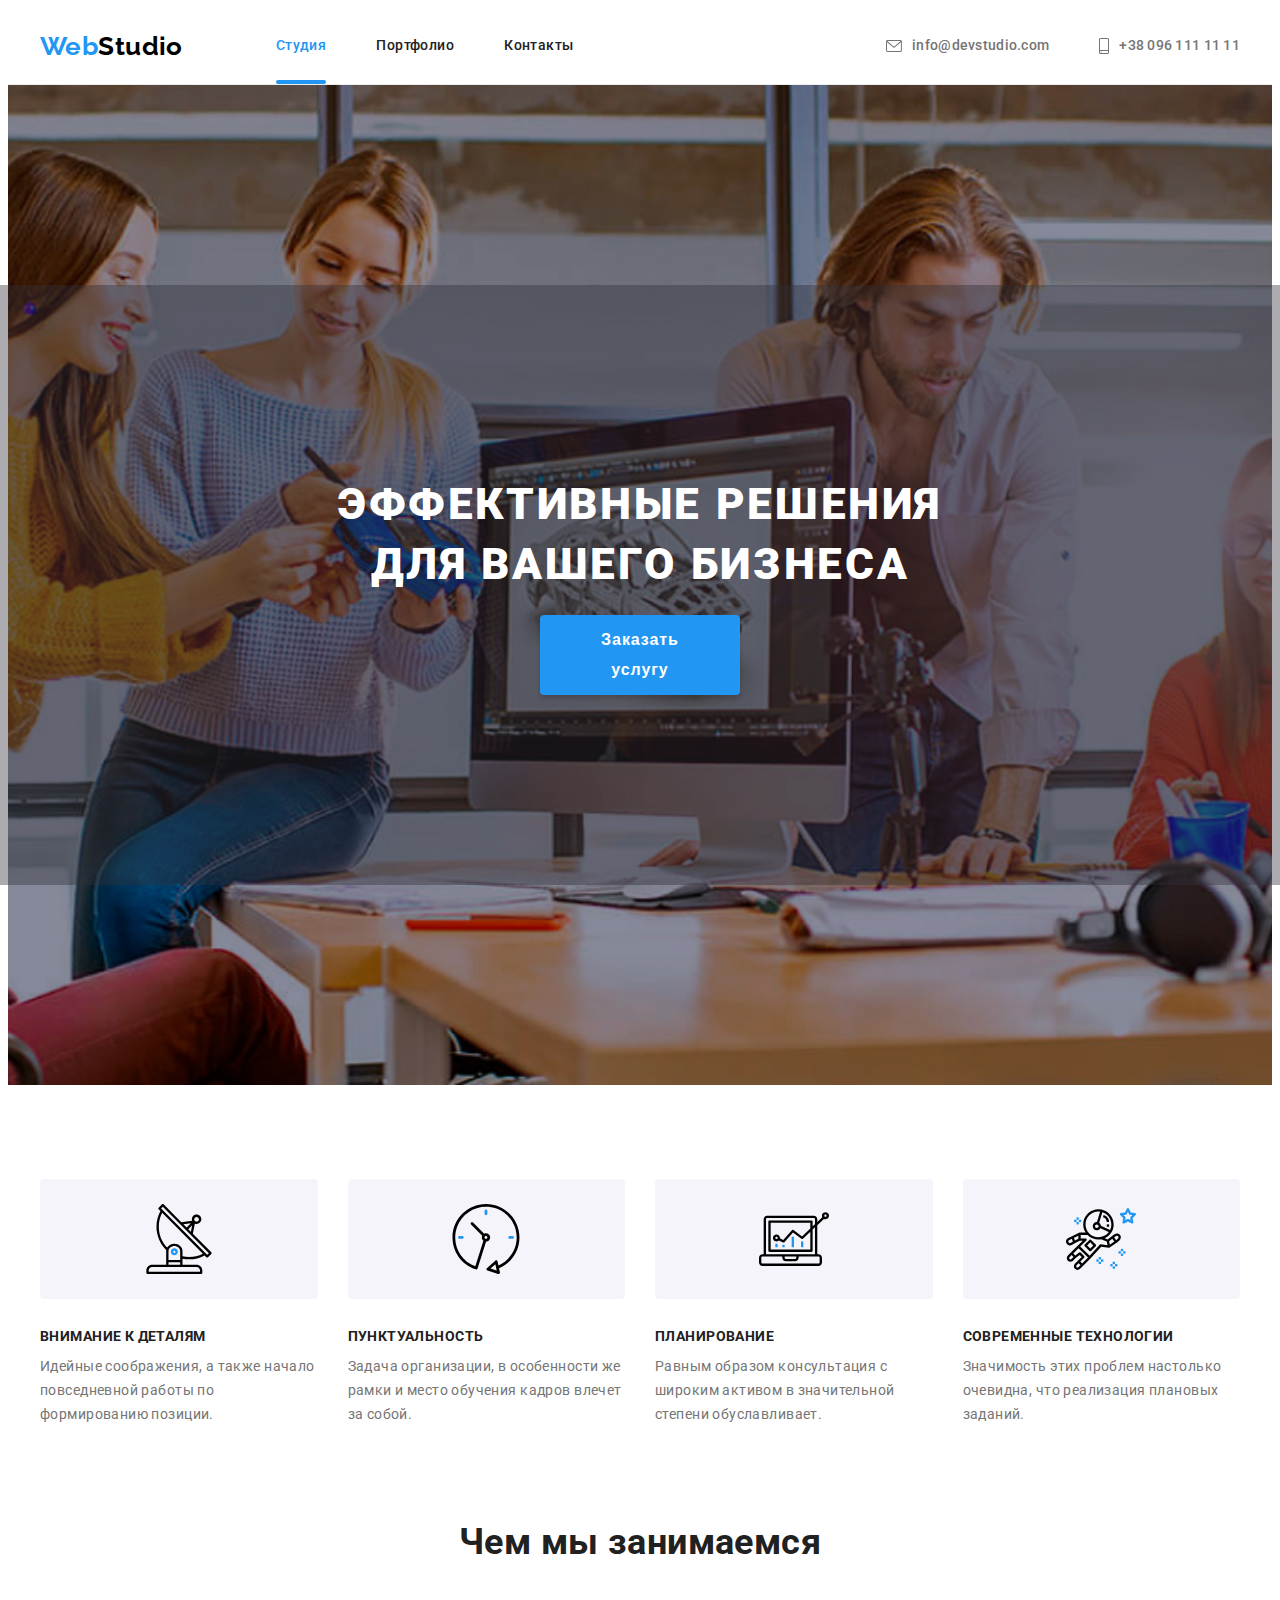
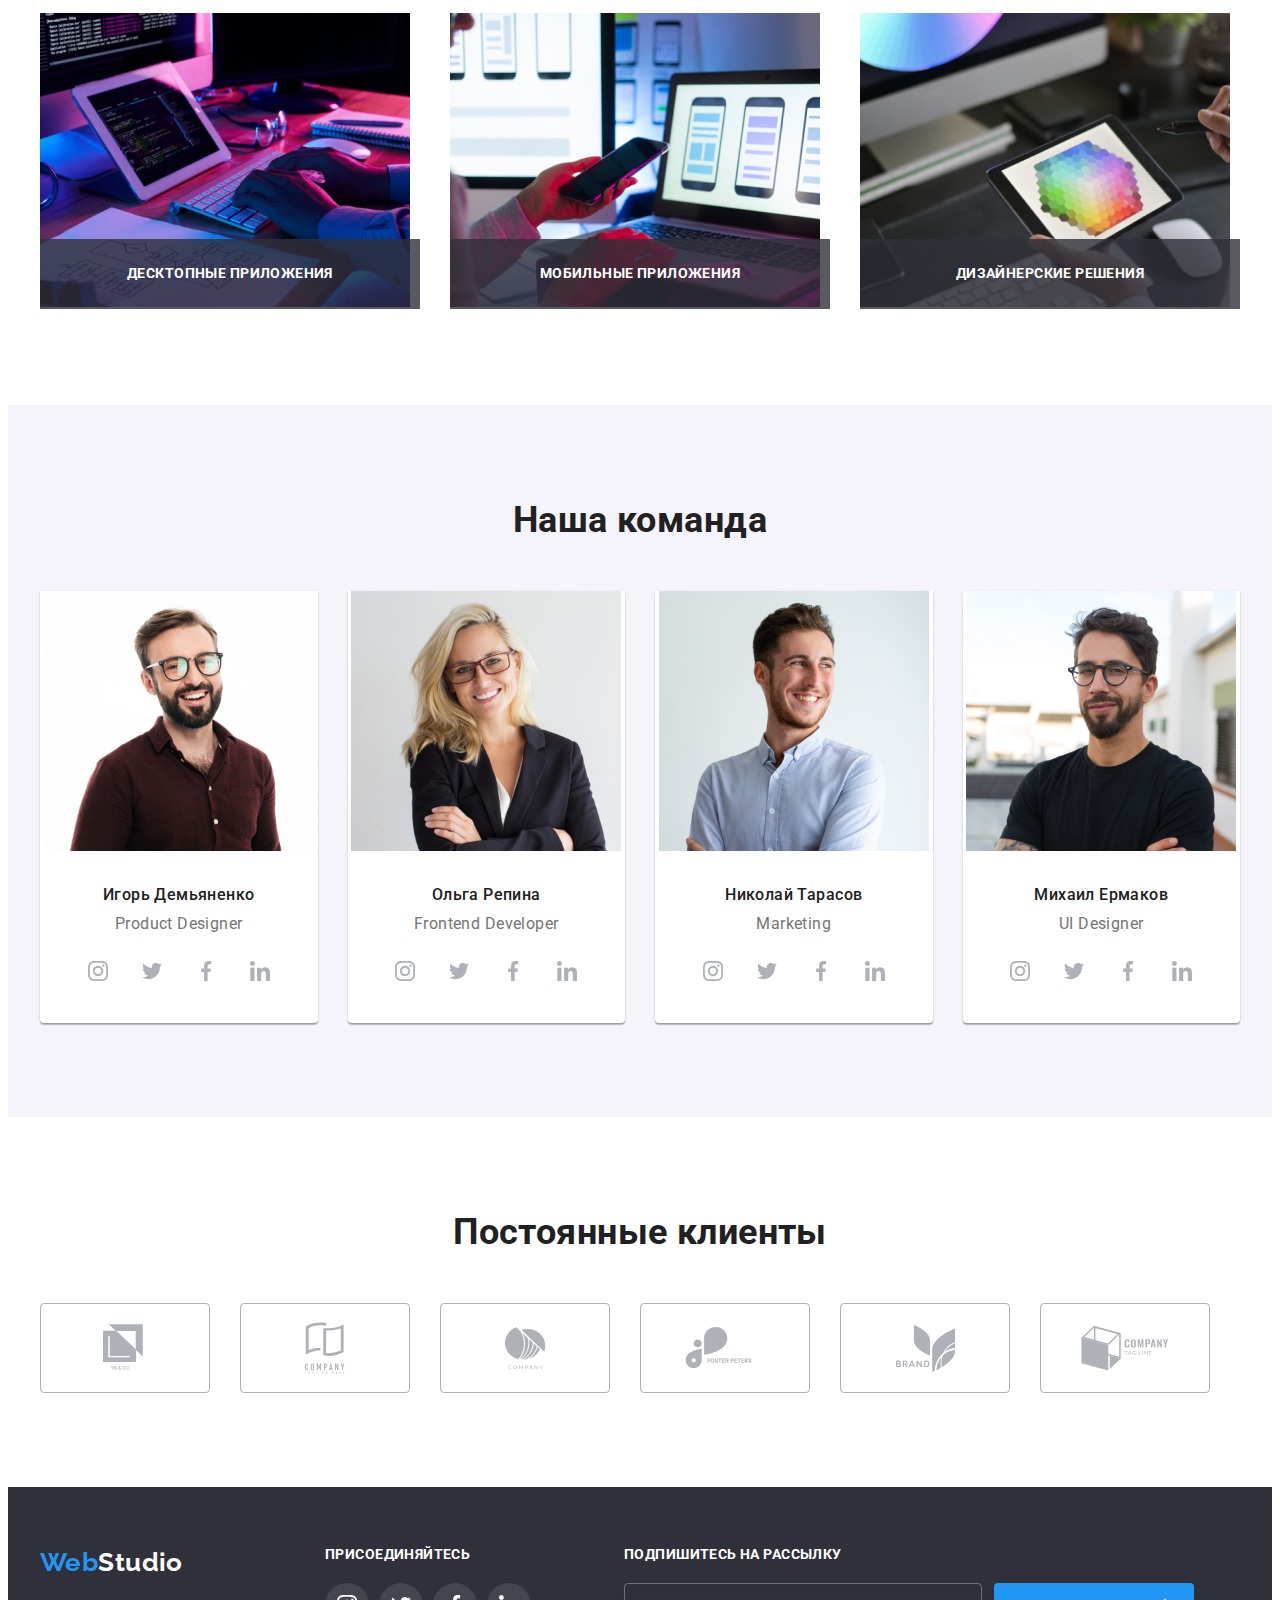
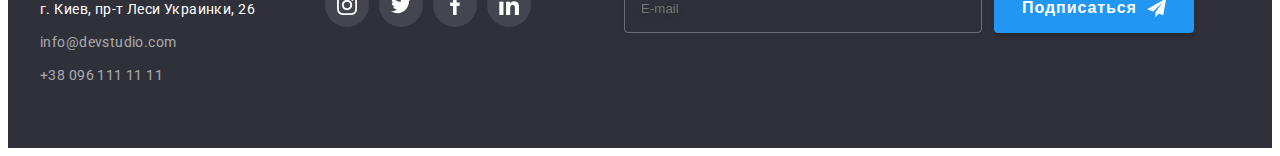
<file: index.html>
<!DOCTYPE html>
<html lang="en">
  <head>
    <link rel="stylesheet" href="https://cdnjs.cloudflare.com/ajax/libs/modern-normalize/1.0.0/modern-normalize.min.css" integrity="sha512-ISS7cAi1PEhQ8jnbJpJZMd29NlhNj4AWYyLOSp2CE/CsHxTCu+r+t0D2yoJudVrd0/8fTVPUVDzY5Tvli75u/g==" crossorigin="anonymous" />
    <meta charset="UTF-8" />
    <meta http-equiv="X-UA-Compatible" content="IE=edge" />
    <meta name="viewport" content="width=device-width, initial-scale=1.0" />
    <title>Studio</title>
    <link rel="preconnect" href="https://fonts.gstatic.com">
    <link href="https://fonts.googleapis.com/css2?family=Raleway:wght@700&family=Roboto:wght@400;500;700;900&display=swap" rel="stylesheet">   
    <link rel="stylesheet" href="./css/styles.css">
  </head>
  <body>
    <header class="page-header">
      <div class="container">
      <nav class="nav">
        <a class="logo" href="./index.html"><span class="web-logo">Web</span>Studio</a>
        <ul class="nav-list list">
          <li><a href="./index.html" class="menu-link current ">Студия</a></li>
          <li><a href="./portfolio.html" class="menu-link"> Портфолио</a></li>
          <li><a href="#" class="menu-link">Контакты</a></li>
        </ul>
      </nav>
        <a href="mailto:info@devstudio.com" class="our-contacts hdr-mail">
          <svg class="contacts-icon" height="12px" width="16px">
            <use href="./img/svg/sprite.svg#icon-envelope"></use>
          </svg>
          info@devstudio.com</a>
        <a href="tel:+380961111111" class="our-contacts">
          <svg class="contacts-icon" height="16px" width="10px">
          <use href="./img/svg/sprite.svg#icon-smartphone"></use>
        </svg>
        +38 096 111 11 11</a>
    </div>
    </header>
     <main>
    <section class="topsection hero-section">
      <div class="container hero">
      <h1 class="main-heading">Эффективные решения для вашего бизнеса</h1>
      <button class="service-button" type="button" data-modal-open>Заказать услугу</button>
    </div>
    </section> 
    <section class="section">
      <div class="container">
      <h2 class="hiden">Preferenses</h2>
      <ul class="preferenses-list list card">
        <li class="item mainfo">
          <div class="svgcontainer">
          <svg class="preferenses-icons">
            <use href="./img/svg/sprite.svg#icon-antenna"></use>
          </svg>
        </div>
          <h3 class="preferenses-headers">Внимание к деталям</h3>
          <p>
            Идейные соображения, а также начало повседневной работы по
            формированию позиции.
          </p>
        </li>
        <li class="item mainfo">
          <div class="svgcontainer">
            <svg class="preferenses-icons">
              <use href="./img/svg/sprite.svg#icon-clock"></use>
            </svg>
          </div>
          <h3 class="preferenses-headers">Пунктуальность</h3>
          <p>
            Задача организации, в особенности же рамки и место обучения кадров
            влечет за собой.
          </p>
        </li>
        <li class="item mainfo">
          <div class="svgcontainer">
          <svg class="preferenses-icons">
            <use href="./img/svg/sprite.svg#icon-diagram"></use>
          </svg>
        </div>
          <h3 class="preferenses-headers">Планирование</h3>
          <p>
            Равным образом консультация с широким активом в значительной степени
            обуславливает.
          </p>
        </li>
        <li class="item mainfo">
          <div class="svgcontainer">
          <svg class="preferenses-icons">
            <use href="./img/svg/sprite.svg#icon-astronaut"></use>
          </svg>
        </div>
          <h3 class="preferenses-headers">Современные технологии</h3>
          <p>
            Значимость этих проблем настолько очевидна, что реализация плановых
            заданий.
          </p>
        </li>
      </ul>
    </div>
    </section>
    <section class="section works-section">
      <div class="container">
      <h2 class="our-works">Чем мы занимаемся</h2>
      <ul class="list card">
        <li class="jl-items item">
          <img
            src="./img/box_1.jpg"
            alt="first image"
            width="370"
          />
          <div class="overlay">
            <p class="overlay-text">Десктопные приложения</p>
          </div>
        </li>
        <li class="jl-items item">
          <img
            src="./img/box_2.jpg"
            alt="second image"
            width="370"
          />
          <div class="overlay">
            <p class="overlay-text">Мобильные приложения</p>
          </div>
        </li>
        <li class="jl-items item">
          <img
            src="./img/box_3.jpg"
            alt="third image"
            width="370"
          />
          <div class="overlay">
            <p class="overlay-text">Дизайнерские решения</p>
          </div>
        </li>
      </ul>
    </div>
    </section>
    <section class="section team-sect">
      <div class="container">
        <h2 class="team">Наша команда</h2>
        <ul class="teamlist list card">
          <li class="item team-item">
            <img class="team-block" src="./img/igor.jpg" alt="Product Designer" 
            height="260" 
            width="270"/>
            <h3 class="middle-headers">Игорь Демьяненко</h3>
            <p class="team-block-class">Product Designer</p>
            <ul class="socials list team-block">
              <li class="socials-item">
                <a href="" class="socials-links">
                  <svg class="socials-icons">
                    <use href="./img/svg/sprite.svg#icon-instagram"></use>
                  </svg>
                </a>
              </li>
              <li class="socials-item">
                <a href="" class="socials-links">
                  <svg class="socials-icons">
                    <use href="./img/svg/sprite.svg#icon-twitter"></use>
                  </svg>
                </a>
              </li>
              <li class="socials-item">
                <a href="" class="socials-links">
                  <svg class="socials-icons">
                    <use href="./img/svg/sprite.svg#icon-facebook"></use>
                  </svg>
                </a>
              </li><li class="socials-item">
                <a href="" class="socials-links">
                  <svg class="socials-icons">
                    <use href="./img/svg/sprite.svg#icon-linkedin"></use>
                  </svg>
                </a>
              </li>
            </ul>
          </li>
          <li class="item team-item">
            <img class="team-block"
              src="./img/olga.jpg"
              alt="Frontend Developer"
              height="260" 
              width="270"/>
            <h3 class="middle-headers">Ольга Репина</h3>
            <p class="team-block-class">Frontend Developer</p>
            <ul class="socials list team-block">
              <li class="socials-item">
                <a href="" class="socials-links">
                  <svg class="socials-icons">
                    <use href="./img/svg/sprite.svg#icon-instagram"></use>
                  </svg>
                </a>
              </li>
              <li class="socials-item">
                <a href="" class="socials-links">
                  <svg class="socials-icons">
                    <use href="./img/svg/sprite.svg#icon-twitter"></use>
                  </svg>
                </a>
              </li>
              <li class="socials-item">
                <a href="" class="socials-links">
                  <svg class="socials-icons">
                    <use href="./img/svg/sprite.svg#icon-facebook"></use>
                  </svg>
                </a>
              </li><li class="socials-item">
                <a href="" class="socials-links">
                  <svg class="socials-icons">
                    <use href="./img/svg/sprite.svg#icon-linkedin"></use>
                  </svg>
                </a>
              </li>
            </ul>
          </li>
          <li class="item team-item">
            <img class="team-block" src="./img/nikolai.jpg" alt="Marketing" 
            height="260" 
            width="270"/>
            <h3 class="middle-headers">Николай Тарасов</h3>
            <p class="team-block-class">Marketing</p>
            <ul class="socials list team-block">
              <li class="socials-item">
                <a href="" class="socials-links">
                  <svg class="socials-icons">
                    <use href="./img/svg/sprite.svg#icon-instagram"></use>
                  </svg>
                </a>
              </li>
              <li class="socials-item">
                <a href="" class="socials-links">
                  <svg class="socials-icons">
                    <use href="./img/svg/sprite.svg#icon-twitter"></use>
                  </svg>
                </a>
              </li>
              <li class="socials-item">
                <a href="" class="socials-links">
                  <svg class="socials-icons">
                    <use href="./img/svg/sprite.svg#icon-facebook"></use>
                  </svg>
                </a>
              </li><li class="socials-item">
                <a href="" class="socials-links">
                  <svg class="socials-icons">
                    <use href="./img/svg/sprite.svg#icon-linkedin"></use>
                  </svg>
                </a>
              </li>
            </ul>
          </li>
          <li class="item team-item">
            <img class="team-block" src="./img/misha.jpg" alt="UI Designer" 
            height="260" 
            width="270"/>
            <h3 class="middle-headers">Михаил Ермаков</h3>
            <p class="team-block-class">UI Designer</p>
            <ul class="socials list team-block">
              <li class="socials-item">
                <a href="" class="socials-links">
                  <svg class="socials-icons">
                    <use href="./img/svg/sprite.svg#icon-instagram"></use>
                  </svg>
                </a>
              </li>
              <li class="socials-item">
                <a href="" class="socials-links">
                  <svg class="socials-icons">
                    <use href="./img/svg/sprite.svg#icon-twitter"></use>
                  </svg>
                </a>
              </li>
              <li class="socials-item">
                <a href="" class="socials-links">
                  <svg class="socials-icons">
                    <use href="./img/svg/sprite.svg#icon-facebook"></use>
                  </svg>
                </a>
              </li><li class="socials-item">
                <a href="" class="socials-links">
                  <svg class="socials-icons">
                    <use href="./img/svg/sprite.svg#icon-linkedin"></use>
                  </svg>
                </a>
              </li>
            </ul>
          </li>
        </ul>
      </div>
    </section>
    <section class="section">
      <div class="container">
        <h2 class="team">Постоянные клиенты</h2>
        <ul class="clients list">
          <li class="clients-list">
            <a href="" class="clients-link">
              <svg class="clients-icon" width="44px" height="49px">
                <use href="./img/svg/sprite.svg#icon-logo-1"></use>
              </svg>
            </a>
          </li>
          <li class="clients-list">
            <a href="" class="clients-link">
              <svg class="clients-icon" width="40px" height="52px">
                <use href="./img/svg/sprite.svg#icon-logo-2"></use>
              </svg>
            </a>
          </li>
          <li class="clients-list">
            <a href="" class="clients-link">
              <svg class="clients-icon" width="41px" height="43px">
                <use href="./img/svg/sprite.svg#icon-logo-3"></use>
              </svg>
            </a>
          </li>
          <li class="clients-list">
            <a href="" class="clients-link">
              <svg class="clients-icon" width="80px" height="42px">
                <use href="./img/svg/sprite.svg#icon-logo-4"></use>
              </svg>
            </a>
          </li>
          <li class="clients-list">
            <a href="" class="clients-link">
              <svg class="clients-icon" width="59px" height="47px">
                <use href="./img/svg/sprite.svg#icon-logo-5"></use>
              </svg>
            </a>
          </li>
          <li class="clients-list">
            <a href="" class="clients-link">
              <svg class="clients-icon" width="88px" height="45px">
                <use href="./img/svg/sprite.svg#icon-logo-6"></use>
              </svg>
            </a>
          </li>
        </ul>
      </div>
    </section>
    </main>
    <footer>
      <div class="container footer">
        <div class="info">
          <a class="footer-logo" href="./index.html"><span class="web-logo">Web</span>Studio</a>
          <address class="foot-address">
              <span class="address ft-design ">г. Киев, пр-т Леси Украинки, 26</span>
              <a class="footer-contacts  footer-item" href="mailto:info@devstudio.com">info@devstudio.com</a>
              <a class="footer-contacts  " href="tel:+380961111111">+38 096 111 11 11</a>
          </address>
        </div>
        <div class="join-us">
          <p class="join-title">присоединяйтесь</p>
          <ul class="footer-socials list">
            <li class="footer-socials-item">
              <a href="" class="footer-socials-links">
                <svg class="footer-socials-icons">
                  <use href="./img/svg/sprite.svg#icon-instagram"></use>
                </svg>
              </a>
            </li>
            <li class="footer-socials-item">
              <a href="" class="footer-socials-links">
                <svg class="footer-socials-icons">
                  <use href="./img/svg/sprite.svg#icon-twitter"></use>
                </svg>
              </a>
            </li>
            <li class="footer-socials-item">
              <a href="" class="footer-socials-links">
                <svg class="footer-socials-icons">
                  <use href="./img/svg/sprite.svg#icon-facebook"></use>
                </svg>
              </a>
            </li>
            <li class="footer-socials-item">
              <a href="" class="footer-socials-links">
                <svg class="footer-socials-icons">
                  <use href="./img/svg/sprite.svg#icon-linkedin"></use>
                </svg>
              </a>
            </li>
          </ul>
        </div>
        <div class="subscribe-form">
          <p class="join-title">подпишитесь на рассылку</p>
        <form class="subscribe">
          <label for="sub-email" class="sub-label">
          <input class="sub-input" type="email" required id="sub-email" placeholder="E-mail">
          </label>
          <button type="submit" class="sub-btn">
            Подписаться
            <svg class="subsc-svg" width="24px" height="24px">
              <use href="./img/svg/sprite2.svg#icon-send"></use>
            </svg>
          </button>
        </form>
        </div>
      </div>
    </footer> 
    <div class="backdrop is-hidden" data-modal>
      <div class="modal-window">
        <button class="modal-close-btn" data-modal-close>
          <svg class="close-svg" width="18" height="18" viewBox="0 0 18 18" fill="none" xmlns="http://www.w3.org/2000/svg">
            <path d="M15 4.10786L13.8921 3L9.5 7.39214L5.10786 3L4 4.10786L8.39214 8.5L4 12.8921L5.10786 14L9.5 9.60786L13.8921 14L15 12.8921L10.6079 8.5L15 4.10786Z" />
          </svg>
        </button>
        <h2 class="modal-form-title">Оставьте свои данные, мы вам перезвоним</h2>
        <form name="user-contacts" class="modal-form">
            <label for="your-name" class="modal-form-label">Имя
            <input type="text" id="your-name" name="user-name" required class="modal-form-inputs modal-inputs" pattern="^[a-zA-ZА-Яа-яЁё\s]+$" />
            <svg class="modal-svg" id="your-name">
              <use href="./img/svg/sprite2.svg#person"></use>
            </svg>
          </label>
            <label for="tel" class="modal-form-label">Телефон
            <input type="tel" name="user-tel" required id="tel" class="modal-form-inputs modal-inputs" pattern="[0-9]{10}" />
            <svg class="modal-svg" id="tel">
              <use href="./img/svg/sprite2.svg#phone"></use>
            </svg>
          </label>
            <label for="email" class="modal-form-label">Почта
            <input type="email" name="user-email" required id="email" class="modal-form-inputs modal-inputs" />
            <svg class="modal-svg" id="email">
              <use href="./img/svg/sprite2.svg#email"></use>
            </svg>
          </label>
          <label for="comment" class="modal-form-label modal-labels">Комментарий
            <textarea name="comment" id="comment" placeholder="Введите текст" class="modal-form-textarea modal-inputs"></textarea>
          </label>
            <input type="checkbox" name="user-checkbox" required id="checkbox"  class="checkbox hiden"/>
            <label for="checkbox" class="modal-form-checkbox">Соглашаюсь с рассылкой и принимаю <a href="#" class="modal-link">Условия договора</a></label>
          <button type="submit" class="service-button modal-btn">Отправить</button>
        </form>
      </div>
    </div>
    <script src="./js/modal.js"></script>
  </body>
</html>
</file>
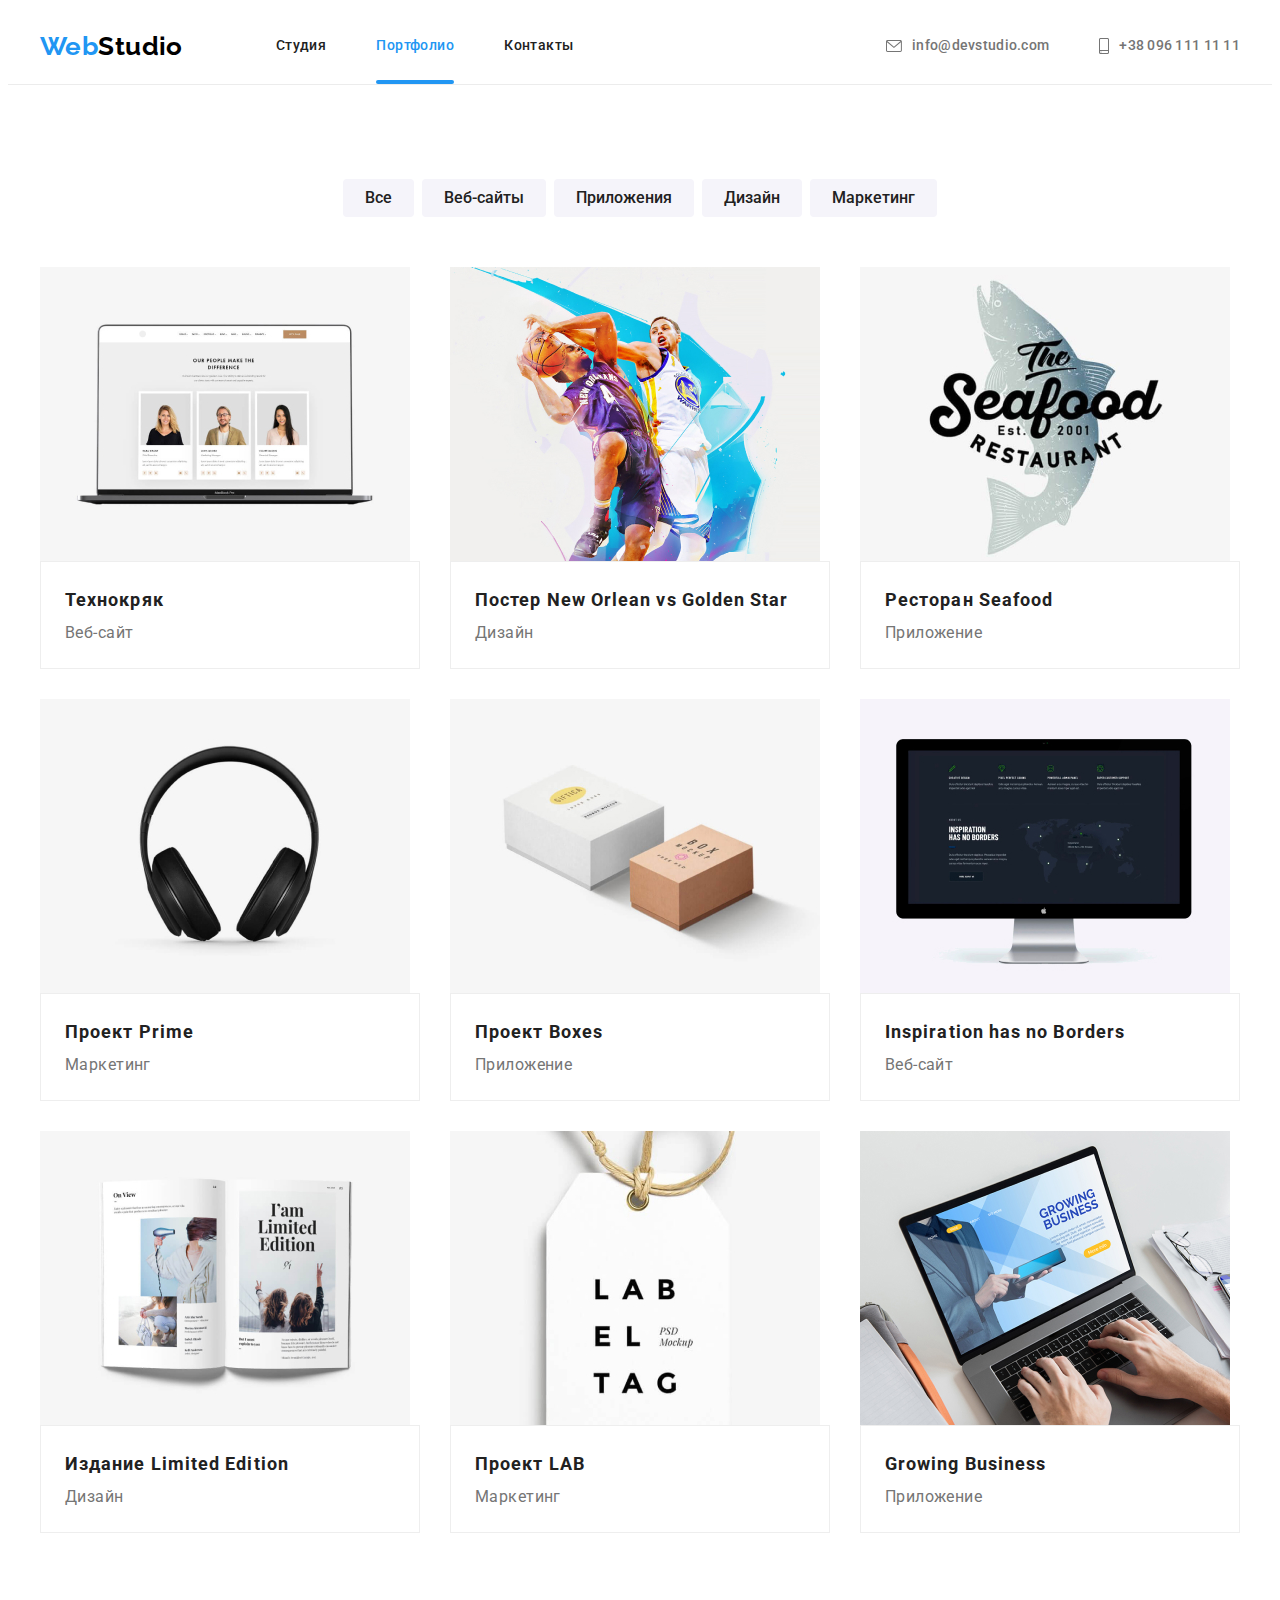
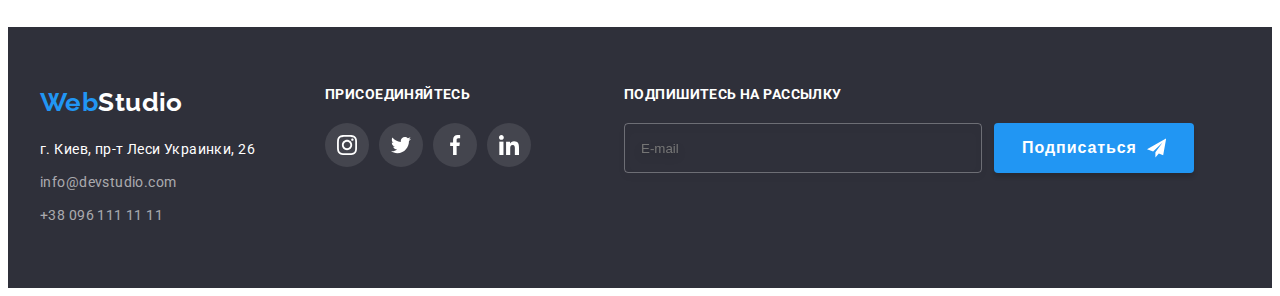
<file: portfolio.html>
<!DOCTYPE html>
<html lang="en">
<head>
    <link rel="stylesheet" href="https://cdnjs.cloudflare.com/ajax/libs/modern-normalize/1.0.0/modern-normalize.min.css" integrity="sha512-ISS7cAi1PEhQ8jnbJpJZMd29NlhNj4AWYyLOSp2CE/CsHxTCu+r+t0D2yoJudVrd0/8fTVPUVDzY5Tvli75u/g==" crossorigin="anonymous" />
    <meta charset="UTF-8">
    <meta http-equiv="X-UA-Compatible" content="IE=edge">
    <meta name="viewport" content="width=device-width, initial-scale=1.0">
    <title>Portfolio</title>
    <link rel="preconnect" href="https://fonts.gstatic.com">
    <link rel="preconnect" href="https://fonts.gstatic.com">
    <link href="https://fonts.googleapis.com/css2?family=Raleway:wght@700&family=Roboto:wght@400;500;700;900&display=swap" rel="stylesheet">    
    <link rel="stylesheet" href="./css/styles.css">
</head>
<body>
    <header class="page-header">
        <div class="container">
        <nav class="nav">
          <a class="logo" href="./index.html"><span class="web-logo">Web</span>Studio</a>
          <ul class="nav-list list">
            <li><a href="./index.html" class="menu-link">Студия</a></li>
            <li><a href="./portfolio.html" class="menu-link current"> Портфолио</a></li>
            <li><a href="#" class="menu-link">Контакты</a></li>
          </ul>
        </nav>
          <a href="mailto:info@devstudio.com" class="our-contacts hdr-mail">
              <svg class="contacts-icon" height="12px" width="16px">
            <use href="./img/svg/sprite.svg#icon-envelope"></use>
          </svg>
          info@devstudio.com</a>
          <a href="tel:+380961111111" class="our-contacts">
              <svg class="contacts-icon" height="16px" width="10px">
            <use href="./img/svg/sprite.svg#icon-smartphone"></use>
          </svg>
          +38 096 111 11 11</a>
        </div>
      </header>
    <main>
        <section class="section">
            <div class="container">
            <h1 class="hiden">buttons</h1>
            <ul class="list portfolio-btn">
              <li class="buttons-list"><button class="buttons" type="button">Все</button></li>
              <li class="buttons-list"><button class="buttons" type="button">Веб-сайты</button></li>
              <li class="buttons-list"><button class="buttons" type="button">Приложения</button></li>
              <li class="buttons-list"><button class="buttons" type="button">Дизайн</button></li>
              <li class="buttons-list"><button class="buttons" type="button">Маркетинг</button></li>
            </ul>
            <h2 class="hiden">examples</h2>
            <ul class="works-list examples list ">
                <li class="portfolio-card">
                  <a href="" class="item-portfolio">
                  <div class="overlay-group">
                    <div class="portfolio-overlay">
                      <p class="pf-overlay-txt">Технокряк это современная площадка распространения коронавируса. Компании используют эту платформу для цифрового шпионажа и атак на защищённые сервера конкурентов.</p>
                    </div>
                    <img src="./img/technokryak.jpg" alt="technokryak" width="370">
                  </div>
                  <div class="boxes">
                      <h3>Технокряк</h3>
                      <p class="cards-txt">Веб-сайт</p>
                  </div>
                  </a>
                </li>
                <li class="portfolio-card">
                  <a href="" class="item-portfolio">
                    <div class="overlay-group">
                    <div class="portfolio-overlay">
                      <p class="pf-overlay-txt">Технокряк это современная площадка распространения коронавируса. Компании используют эту платформу для цифрового шпионажа и атак на защищённые сервера конкурентов.</p>
                    </div>
                    <img src="./img/poster-design.jpg" alt="poster-design" width="370">
                  </div>
                    <div class="boxes">
                        <h3>Постер New Orlean vs Golden Star</h3>
                    <p class="cards-txt">Дизайн</p>
                    </div>
                  </a>
                </li>
                <li class="portfolio-card">
                  <a href="" class="item-portfolio">
                    <div class="overlay-group">
                    <div class="portfolio-overlay">
                      <p class="pf-overlay-txt">Технокряк это современная площадка распространения коронавируса. Компании используют эту платформу для цифрового шпионажа и атак на защищённые сервера конкурентов.</p>
                    </div>
                    <img src="./img/restaurant-app.jpg" alt="restaurant-app" width="370">
                  </div>
                    <div class="boxes">
                        <h3>Ресторан Seafood</h3>
                    <p class="cards-txt">Приложение</p>
                </div>
                </a>
                </li>
                <li class="portfolio-card">
                  <a href="" class="item-portfolio">
                    <div class="overlay-group">
                    <div class="portfolio-overlay">
                      <p class="pf-overlay-txt">Технокряк это современная площадка распространения коронавируса. Компании используют эту платформу для цифрового шпионажа и атак на защищённые сервера конкурентов.</p>
                    </div>
                    <img src="./img/project-prime.jpg" alt="project-prime" width="370">
                  </div>
                    <div class="boxes">
                        <h3>Проект Prime</h3>
                        <p class="cards-txt">Маркетинг</p>
                    </div>
                    </a>
                </li>
                <li class="portfolio-card">
                  <a href="" class="item-portfolio">
                    <div class="overlay-group">
                    <div class="portfolio-overlay">
                      <p class="pf-overlay-txt">Технокряк это современная площадка распространения коронавируса. Компании используют эту платформу для цифрового шпионажа и атак на защищённые сервера конкурентов.</p>
                    </div>
                    <img src="./img/project-boxes-app.jpg" alt="project-boxes-app" width="370">
                  </div>
                    <div class="boxes">
                        <h3>Проект Boxes</h3>
                        <p class="cards-txt">Приложение</p>
                    </div>
                    </a>
                </li>
                <li class="portfolio-card">
                  <a href="" class="item-portfolio">
                    <div class="overlay-group">
                    <div class="portfolio-overlay">
                      <p class="pf-overlay-txt">Технокряк это современная площадка распространения коронавируса. Компании используют эту платформу для цифрового шпионажа и атак на защищённые сервера конкурентов.</p>
                    </div>
                    <img src="./img/inspiration-web.jpg" alt="inspiration-web" width="370">
                  </div>
                    <div class="boxes">
                        <h3>Inspiration has no Borders</h3>
                        <p class="cards-txt">Веб-сайт</p>
                    </div>
                  </a>
                </li>
                <li class="portfolio-card">
                  <a href="" class="item-portfolio">
                    <div class="overlay-group">
                    <div class="portfolio-overlay">
                      <p class="pf-overlay-txt">Технокряк это современная площадка распространения коронавируса. Компании используют эту платформу для цифрового шпионажа и атак на защищённые сервера конкурентов.</p>
                    </div>
                    <img src="./img/limited-edition-jornal-design.jpg" alt="limited-edition-jornal-design" width="370">
                  </div>
                    <div class="boxes">
                        <h3>Издание Limited Edition</h3>
                        <p class="cards-txt">Дизайн</p>
                    </div>
                  </a>
                </li>
                <li class="portfolio-card">
                  <a href="" class="item-portfolio">
                    <div class="overlay-group">
                    <div class="portfolio-overlay">
                      <p class="pf-overlay-txt">Технокряк это современная площадка распространения коронавируса. Компании используют эту платформу для цифрового шпионажа и атак на защищённые сервера конкурентов.</p>
                    </div>
                    <img src="./img/project-lab.jpg" alt="project-lab" width="370">
                  </div>
                    <div class="boxes">
                        <h3>Проект LAB</h3>
                        <p class="cards-txt">Маркетинг</p>
                    </div>
                  </a>
                </li>
                <li class="portfolio-card">
                  <a href="" class="item-portfolio">
                    <div class="overlay-group">
                    <div class="portfolio-overlay">
                      <p class="pf-overlay-txt">Технокряк это современная площадка распространения коронавируса. Компании используют эту платформу для цифрового шпионажа и атак на защищённые сервера конкурентов.</p>
                    </div>
                    <img src="./img/growning-business-app.jpg" alt="growning-business-app" width="370">
                  </div>
                    <div class="boxes">
                        <h3>Growing Business</h3>
                        <p class="cards-txt">Приложение</p>
                    </div>
                    </a>
                </li>
            </ul>
        </div>
        </section>
    </main>
    <footer>
      <div class="container footer">
        <div class="info">
          <a class="footer-logo" href="./index.html"><span class="web-logo">Web</span>Studio</a>
          <address class="foot-address">
              <span class="address ft-design ">г. Киев, пр-т Леси Украинки, 26</span>
              <a class="footer-contacts  footer-item" href="mailto:info@devstudio.com">info@devstudio.com</a>
              <a class="footer-contacts  " href="tel:+380961111111">+38 096 111 11 11</a>
          </address>
        </div>
        <div class="join-us">
          <p class="join-title">присоединяйтесь</p>
          <ul class="footer-socials list">
            <li class="footer-socials-item">
              <a href="" class="footer-socials-links">
                <svg class="footer-socials-icons">
                  <use href="./img/svg/sprite.svg#icon-instagram"></use>
                </svg>
              </a>
            </li>
            <li class="footer-socials-item">
              <a href="" class="footer-socials-links">
                <svg class="footer-socials-icons">
                  <use href="./img/svg/sprite.svg#icon-twitter"></use>
                </svg>
              </a>
            </li>
            <li class="footer-socials-item">
              <a href="" class="footer-socials-links">
                <svg class="footer-socials-icons">
                  <use href="./img/svg/sprite.svg#icon-facebook"></use>
                </svg>
              </a>
            </li>
            <li class="footer-socials-item">
              <a href="" class="footer-socials-links">
                <svg class="footer-socials-icons">
                  <use href="./img/svg/sprite.svg#icon-linkedin"></use>
                </svg>
              </a>
            </li>
          </ul>
        </div>
        <div class="subscribe-form">
          <p class="join-title">подпишитесь на рассылку</p>
        <form class="subscribe">
          <label for="sub-email" class="sub-label">
          <input class="sub-input" type="email" required id="sub-email" placeholder="E-mail">
          </label>
          <button type="submit" class="sub-btn">
            Подписаться
            <svg class="subsc-svg" width="24px" height="24px">
              <use href="./img/svg/sprite2.svg#icon-send"></use>
            </svg>
          </button>
        </form>
        </div>
      </div>
    </footer> 
</body>
</html>
</file>
<file: css/styles.css>
body{
    background: var(--white-main-and-other);

    font-family: 'Roboto', sans-serif;
    font-weight: 400;
    font-size: 14px;
    letter-spacing: 0.03em;
    line-height: 1.14;
    color: var(--text-font-color);
}
:root{
    --headers-font-color: #212121;
    --text-font-color:  #757575;
    --other-fonts: #2196F3;
    --white-main-and-other: #fff;
    --svg-icons:#AFB1B8;
    --grey-background: #F5F4FA;
   
}
h1,
h2,
h3,
h4,
h5,
h6,
p,
ul {
  margin: 0;
  padding: 0;
}
.container{
    width: 1200px;
    padding-left: 15px;
    padding-right: 15px;
    margin-right: auto;
    margin-left: auto;
}
.section{
    padding: 94px 0 ;
}
.card{
    display: flex;
    flex-wrap: wrap;
    margin-left: -30px;
    margin-top: -30px;
}
.item{
    margin-left: 30px;
    margin-top: 30px;
}
.preferenses-headers{
    font-style: normal;
    font-weight: bold;
    font-size: 14px;

    margin-bottom: 10px;
    color: var(--headers-font-color);
}
.middle-headers{
    
    font-style: normal;
    font-weight: 500;
    font-size: 16px;
    line-height: 1.19;
    text-align: center;

    margin-bottom: 10px;
    color: var(--headers-font-color);
}
.page-header{
    padding-top: 15px;
    padding-bottom: 15px;
    border-bottom: 1px solid #ECECEC;
}
.page-header .container{
    display: flex;
    align-items: center;
    justify-content: flex-start;
}
.logo{
    font-family: Raleway;
    font-style: normal;
    font-weight: bold;
    font-size: 26px;
    line-height: 1.19;
    color: #000;
    text-decoration: none;
}
.web-logo{
    color: var(--other-fonts);
}
.nav{
    display: flex;
    margin-right: auto;
    align-items: center;

}
.nav-list{
    display: inline-flex;
    margin-left: 93px;
}
.nav-list li:not(:last-child) {
    margin-right: 50px;
}
.nav-list .current{
    color: var(--other-fonts);
}
.menu-link{
    position: relative;
}
.current::after{
    content: "";
    display: block;
    position: absolute;

    bottom: -30px;
    width: 100%;
    height: 4px;
    background: var(--other-fonts);
    border-radius: 2px;
}
.nav-list a{
    display: inline-block;

    font-weight: 500;
    line-height: 1.14;
    color: var(--headers-font-color);
    text-decoration: none;

    transition-property: color;
    transition-duration: 250ms;
    transition-delay: cubic-bezier(0.4, 0, 0.2, 1);;
}

.our-contacts {
    display: flex;
    align-items: center;
    padding-top: 15px;
    padding-bottom: 15px;

    font-weight: 500;
    letter-spacing: 0.02em;
    text-decoration: none;
    color: var(--text-font-color);

    transition-property: color;
    transition-duration: 250ms;
    transition-delay: cubic-bezier(0.4, 0, 0.2, 1);
}
.hdr-mail{
    margin-right: 50px;
}
.nav-list a:hover,
.nav-list a:focus,
.our-contacts:hover,
.our-contacts:focus{
    color: var(--other-fonts);

}
.contacts-icon{
    display: inline-block;
    margin-right: 10px;
    fill: var(--text-font-color) ;

    transition-property: fill;
    transition-duration: 250ms;
    transition-delay: cubic-bezier(0.4, 0, 0.2, 1); ;
}
.our-contacts:focus .contacts-icon,
.our-contacts:hover .contacts-icon{
    fill: var(--other-fonts);
}
.topsection{
    display: flex;
    align-items: center;
    justify-content: center;
    max-width: 1600px;
    height: 600px;
    margin-right: auto;
    margin-left: auto;
    padding: 200px 0;
    background: #C4C4C4;

    background-image: url(../img/hero.jpg);
    background-repeat: no-repeat;
    background-position: center;
    background-size: cover;
}
.topsection::after{
    content: "";
    position: absolute;
    display: block;
    width: 1600px;
    height: 600px;
    background: rgba(47, 48, 58, 0.4);
    z-index: 1;
}
 .hero{
    position: absolute;
    z-index: 2;
    display: flex;
    align-items: center;
    flex-direction: column;
    align-content: center;
} 

.main-heading{
    width: calc(100% / 12 * 7);
    margin-bottom: 20px;

    font-weight: 900;
    font-size: 44px;
    line-height: 1.36;
    text-align: center;
    letter-spacing: 0.06em;
    text-transform: uppercase;
    color: var(--white-main-and-other);
}

.service-button{
    display: inline-block;
    align-items: center;
    text-align: center;
    padding: 10px 32px;
    max-width: 200px;


    font-weight: 700;
    font-size: 16px;
    line-height: 1.88;
    letter-spacing: 0.058em;

    color: var(--white-main-and-other);
    background: var(--other-fonts);
    box-shadow: 0px 4px 4px rgba(0, 0, 0, 0.15);
    border-radius: 4px;
    border: 0;
    cursor: pointer;
}
.list{
    list-style: none;
}
.hiden {
    display: none;
}
.svgcontainer{
    display: flex;
    align-items: center;
    justify-content: center;
    padding: auto;
    padding-top: 25px;
    padding-bottom: 25px;
    margin-bottom: 30px;
    background: var(--grey-background);
    border-radius: 4px;
}
.preferenses-icons{
    width: 70px;
    height: 70px;
}
.preferenses-list h3{
    font-weight: 700;
    text-transform: uppercase;
}
.preferenses-list p{
    line-height: 1.71;
}

.mainfo{
    flex-basis: calc((100% - 4 * 30px) / 4 );
}
.team-sect{
    background: var(--grey-background);
}
.works-section{
    padding-top: 0;
}
.jl-items{
    position: relative;
    flex-basis: calc((100% - 3 * 30px) / 3);
}
.overlay{
    display: flex;
    align-items: center;
    justify-content: center;
    position: absolute;
    height: 70px;
    width: 100%;

    background:  rgba(47, 48, 58, 0.8);
    z-index: 1;
    bottom: 2px;
}
.overlay-text{
    font-style: normal;
    font-weight: 700;
    letter-spacing: 0.03em;
    text-transform: uppercase;

    color: var(--white-main-and-other);
}
.our-works,
.team{
    margin-bottom: 50px;

    font-weight: 700;
    font-size: 36px;
    line-height: 1.17;
    color: var(--headers-font-color);
    text-align: center;
}
.team-item{
    flex-basis: calc((100% - 4 * 30px) / 4);

    font-size: 16px;
    line-height: 1.19;
    text-align: center;

    background: var(--white-main-and-other);
    box-shadow: 0px 1px 3px rgba(0, 0, 0, 0.12), 0px 1px 1px rgba(0, 0, 0, 0.14), 0px 2px 1px rgba(0, 0, 0, 0.2);
    border-radius: 0px 0px 4px 4px;
}
.team-block{
    margin-bottom: 30px;
}
.team-block-class{
    margin-bottom: 16px;
}
.teamlist h3{
    font-weight: 500;
}
.socials{
    display: inline-flex;
}
.socials-item:not(:last-child){
margin-right: 10px;
}
.socials-links{
    display: flex;
    align-items: center;
    justify-content: center;
    width: 44px;
    height: 44px;
    border-radius: 50%;

    transition-property: color;
    transition-duration: 250ms;
    transition-delay: cubic-bezier(0.4, 0, 0.2, 1); ;
}
.socials-links:hover,
.socials-links:focus{
background-color: var(--other-fonts);
}
.socials-links:hover .socials-icons,
.socials-links:focus .socials-icons{
    fill: var(--white-main-and-other);
}
.socials-icons{
    width: 20px;
    height: 20px;
    fill: var(--svg-icons);

    transition-property: fill;
    transition-duration: 250ms;
    transition-delay: cubic-bezier(0.4, 0, 0.2, 1); 
}
.clients{
    display: flex;  
}
.clients-link{
    display: inline-flex;
    align-items: center;
    justify-content: center;
    width: 170px;
    height: 90px;
    border: 1px solid var(--svg-icons);
    box-sizing: border-box;
    border-radius: 4px;

    transition-property: border;
    transition-duration: 250ms;
    transition-delay: cubic-bezier(0.4, 0, 0.2, 1); ;
    
}
.clients-list:not(:last-child){
    margin-right: 30px;
}
.clients-link:hover,
.clients-link:focus{
    border: 1px solid var(--other-fonts);
    box-sizing: border-box;
    border-radius: 4px;
} 
.clients-link:hover .clients-icon,
.clients-link:focus .clients-icon{
    fill: var(--other-fonts);
}
.footer{
    display: flex;
}
.footer-logo{
    display: inline-block;
    margin-bottom: 20px;

    font-family: Raleway;
    font-style: normal;
    font-weight: bold;
    font-size: 26px;
    line-height: 1.19;
    color: var(--white-main-and-other);
    text-decoration: none;
}
.clients-icon{
    fill: var(--svg-icons);

    transition-property: fill;
    transition-duration: 250ms;
    transition-delay: cubic-bezier(0.4, 0, 0.2, 1);;
}
.foot-address{
    display: flex;
    flex-direction: column;
}
.ft-design{
    margin-bottom: 9px;
}
.footer-item{
    margin-bottom: 9px;
}
.address{
    line-height: 1.71;
    color: var(--white-main-and-other);
    text-decoration: none;
    font-style: normal;
    text-decoration: none;
}
.footer-contacts{
    line-height: 1.71;
    color: rgba(255, 255, 255, 0.6);
    text-decoration: none;
    font-style: normal;

    transition-property: color;
    transition-duration: 250ms;
    transition-delay: cubic-bezier(0.4, 0, 0.2, 1);;
}
.footer-contacts:hover,
.footer-contacts:focus{
    color: var(--other-fonts);
    cursor: pointer;
}
footer{
    padding-top: 60px;
    padding-bottom: 60px;
    background-color: #2F303A;
}
.join-us{
    display: block;
    margin-left: 70px;
}
.join-title{
    display: block;
    margin-bottom: 20px;

    font-style: normal;
    font-weight: 700;
    text-transform: uppercase;
    color: var(--white-main-and-other);
}
.footer-socials{
    display: flex;
}

.footer-socials-item:not(:last-child){
    margin-right: 10px;
}
.footer-socials-links{
    display: flex;
    align-items: center;
    justify-content: center;
    width: 44px;
    height: 44px;
    border-radius: 50%;
    background: rgba(255, 255, 255, 0.1);

    transition-property: background-color;
    transition-duration: 250ms;
    transition-delay: cubic-bezier(0.4, 0, 0.2, 1);
}
.footer-socials-links:hover,
.footer-socials-links:focus{
    background-color: var(--other-fonts);
}
.footer-socials-icons{
    width: 20px;
    height: 20px;
    fill: var(--white-main-and-other);
}
.subscribe-form{
    display: block;
    margin-left: 93px;
}
.subscribe{
    display: flex;
}
.sub-input{
    height: 50px;
    width: 358px;
    border: 1px solid rgba(255, 255, 255, 0.3);
    box-sizing: border-box;
    filter: drop-shadow(0px 4px 4px rgba(0, 0, 0, 0.15));
    border-radius: 4px;
    padding: 15px 16px;
    background: transparent;
    color: rgba(255, 255, 255, 0.3);
    outline: none;
}
.sub-label::placeholder{
    font-size: 16px;
    line-height: 1.25;
    color: rgba(255, 255, 255, 0.6);
}
.sub-btn{
    display: flex;
    align-items: center;
    text-align: center;
    padding: 10px 28px;
    max-width: 200px;
    margin-left: 12px;


    font-weight: 700;
    font-size: 16px;
    line-height: 1.88;
    letter-spacing: 0.058em;

    color: var(--white-main-and-other);
    background: var(--other-fonts);
    box-shadow: 0px 4px 4px rgba(0, 0, 0, 0.15);
    border-radius: 4px;
    border: 0;
    cursor: pointer;
    
}
.subsc-svg{
    margin-left: 10px;
}
/* portfolio */
.portfolio-btn{
    display: flex;
    justify-content: center;
}
.buttons-list{
    display: inline-block;
    margin-bottom: 50px;
}
.buttons-list:not(:last-child) {
    margin-right: 8px;
}
.buttons{
    display: inline-block;
    background: var(--grey-background);
    border-radius: 4px;
    padding: 6px 22px;
    border: 0px;

    font-family: 'Roboto';
    font-weight: 500;
    font-size: 16px;
    line-height: 1.63;
    text-align: center;
    color: var(--headers-font-color);

    transition-property: background-color, color, box-shadow;
    transition-duration: 250ms;
    transition-delay: cubic-bezier(0.4, 0, 0.2, 1);

}
.buttons:hover,
.buttons:focus{
    color: var(--white-main-and-other);
    background-color: var(--other-fonts);
    box-shadow: 0px 3px 1px rgba(0, 0, 0, 0.1), 0px 1px 2px rgba(0, 0, 0, 0.08), 0px 2px 2px rgba(0, 0, 0, 0.12);
    border-radius: 4px;
    cursor: pointer; 
}

 .examples{
    display: flex;
    flex-wrap: wrap;
    margin-top: -30px;
    margin-left: -30px;
}
.portfolio-card{
    display: flex;
    flex-direction: column;
    margin-top: 30px;
    margin-left: 30px;
}
.item-portfolio{
    text-decoration: none;

    overflow: hidden;
    transition-property: box-shadow;
    transition-duration: 250ms;
    transition-delay: cubic-bezier(0.4, 0, 0.2, 1);
}
.item-portfolio img{
    display: block;
}
.item-portfolio:hover,
.item-portfolio:focus{
    box-shadow: 0px 1px 1px rgba(0, 0, 0, 0.12), 0px 4px 4px rgba(0, 0, 0, 0.06), 1px 4px 6px rgba(0, 0, 0, 0.16);
}
.overlay-group{
    position: relative;
    max-width: 370px;
    max-height: 294px;
}
.item-portfolio:hover .portfolio-overlay,
.item-portfolio:focus .portfolio-overlay{
    transform: translatey(0);
}
.portfolio-overlay{
    position: absolute;
    height: 100%;
    width: 100%;
    background: rgba(33, 150, 243, 0.9);;
    top: 0;
    transition-property: transform;
    transform: translatey(101%);
    transition-duration: 250ms;
    transition-delay: cubic-bezier(0.4, 0, 0.2, 1);

}
.pf-overlay-txt{

    margin: 63px 24px;

    font-weight: 400;
    font-size: 18px;
    line-height: 1.56;
    color: var(--white-main-and-other);
}

.boxes{
    position: relative;
    z-index: 5;
    padding: 20px 24px;
    background: var(--white-main-and-other);
    border: 1px solid #EEEEEE;
} 
.portfolio-card{
    flex-basis: calc((100% - 3 * 30px) / 3);
}  
.works-list h3 {
    font-weight: 700;
    font-size: 18px;
    line-height: 2;
    letter-spacing: 0.06em;
    color: var(--headers-font-color);
}
.cards-txt{
    display: inline-block;
    
    font-size: 16px;
    line-height: 1.88;
    color: var(--text-font-color);
}
.backdrop{
    position: fixed;
    top: 0;
    left: 0;
    width: 100%;
    height: 100%;
    background-color: rgba(0, 0, 0, 0.2);
    z-index: 5;
    opacity: 1;
    transform: scale(1);
    transition: opacity 250ms cubic-bezier(0.4, 0, 0.2, 1), transform 250ms cubic-bezier(0.4, 0, 0.2, 1);

}
.backdrop.is-hidden{
    opacity: 0;
    visibility: hidden;
    pointer-events: none;
    transform: scale(0.8);
    transition: opacity 250ms cubic-bezier(0.4, 0, 0.2, 1), visibility 250ms cubic-bezier(0.4, 0, 0.2, 1), transform 250ms cubic-bezier(0.4, 0, 0.2, 1);
}
.modal-window{
    position: absolute;
    top: 50%;
    left: 50%;
    transform: translate(-50%, -50%);

    width: 528px;
    height: 581px;
    padding: 40px;

    background: var(--white-main-and-other);
    box-shadow: 0px 1px 3px rgba(0, 0, 0, 0.12), 0px 1px 1px rgba(0, 0, 0, 0.14), 0px 2px 1px rgba(0, 0, 0, 0.2);
    border-radius: 4px;
}
.modal-close-btn{
    display: flex;
    justify-content: center;
    align-items: center;
    position: absolute;
    top: 8px;
    right: 8px;

    width: 30px;
    height: 30px;
    background: var(--white-main-and-other);
    border: 1px solid rgba(0, 0, 0, 0.1);
    box-sizing: border-box;
    border-radius: 50%;
    cursor: pointer;
}
.close-svg{
    fill: #000;
    transition-property: fill;
    transition-duration: 250ms;
    transition-delay: cubic-bezier(0.4, 0, 0.2, 1);
}
.modal-close-btn:focus  .close-svg,
.modal-close-btn:hover  .close-svg{
    fill: var(--other-fonts);
}
.modal-form{
    display: flex;
    flex-direction: column;
    align-items: center;
}
.modal-form-title{
    margin-bottom: 12px;
    font-style: normal;
    font-weight: 700;
    font-size: 20px;
    line-height: 1.15;
    text-align: center;
    color: var(--headers-font-color);
}
.modal-form-label{
    position: relative;
    display: flex;
    flex-direction: column;
    margin-bottom: 10px;
    width: 100%;

    font-style: normal;
    font-weight: 400;
    font-size: 12px;
    line-height: 1.17;
    letter-spacing: 0.01em;
    color: var( --text-font-color);
}
.modal-form-inputs{
    margin-top: 4px;
    padding-left: 42px;
    height: 40px;
    border: 1px solid rgba(33, 33, 33, 0.2);
    box-sizing: border-box;
    border-radius: 4px;
}
input:-webkit-autofill,
input:-webkit-autofill:hover, 
input:-webkit-autofill:focus{
    font-family: 'Roboto';
    font-weight: 400;
    font-size: 14px;
    letter-spacing: 0.03em;
    line-height: 1.14;
    color: var(--text-font-color);
    box-shadow: 0 0 0px 1000px #fff inset;
}
.modal-svg{
    position: absolute;
    left: 12px;
    width: 18px;
    height: 18px;
    bottom: 11px;
    fill: var(--headers-font-color);
}
.modal-inputs:focus {
    outline: none;
    border: 1px solid var(--other-fonts);
    background-color: var(--white-main-and-other);
}
.modal-inputs:focus + .modal-svg{
    fill: var(--other-fonts);
}

.modal-form-textarea{
    padding: 12px 16px;
    margin-top: 4px;
    resize: none;
    height: 120px;
    margin-bottom: 20px;
    border: 1px solid rgba(33, 33, 33, 0.2);
    box-sizing: border-box;
    border-radius: 4px;
}
.modal-form-textarea::placeholder{
    font-size: 14px;
    line-height: 1.14;
    letter-spacing: 0.01em;
    color: rgba(117, 117, 117, 0.5);
}

.modal-form-checkbox{
    display: inline-block;
    margin-bottom: 30px;

    font-style: normal;
    font-weight: 400;
    font-size: 14px;
    line-height: 1.71;
    color: var(--text-font-color);
}
.modal-form-checkbox::before{
    content: "";
    display: inline-block;
    position: relative;
    top: 3px;
    left: -8px;
    width: 16px;
    height: 16px;
    border: 2px solid #212121;;
    border-radius: 2px;
}
.checkbox:checked + .modal-form-checkbox::before{
    background: url(../img/svg/Vector.svg);
    background-repeat: no-repeat;
    background-position: center;
    background-size: contain;
    background-color: var(--other-fonts);
    border: var(--other-fonts);
}
.modal-link{
    color: var(--other-fonts);
}
.modal-btn{
    padding: 10px 55px;
}
</file>
